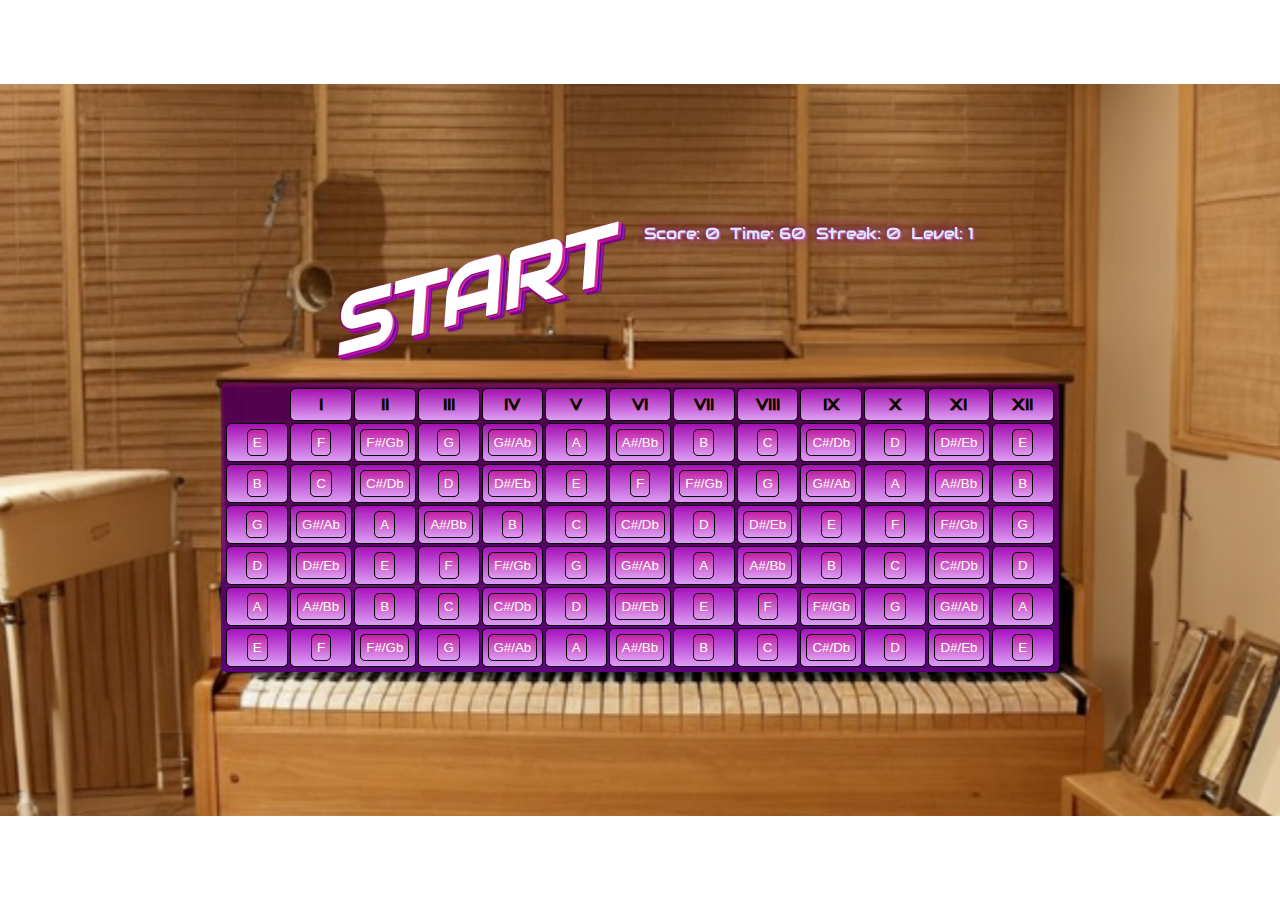
<file: index.html>
<!DOCTYPE html>
<html lang="en">
<head>
    <meta charset="UTF-8">
    <meta name="viewport" content="width=device-width, initial-scale=1.0">
    <link rel="stylesheet" href="https://fonts.googleapis.com/css?family=Sofia">
    <link rel="stylesheet" href="https://fonts.googleapis.com/css?family=Audiowide">
    <link rel="stylesheet" href="https://fonts.googleapis.com/css2?family=Russo+One&display=swap">
    <title>Game</title>
    <link rel="stylesheet" href="style.css">
</head>
<body>
    <div class="col-12 col-sm-12 col-md-12 col-lg-3">   
        <div class="game-page">
            <div class="controls">
                <button id="start-button"><h3>START</h3></button>
                <div id="score">Score: 0</div>
                <div id="timer">Time: 60</div>
                <div id="streak">Streak: 0</div>
                <div id="level">Level: 1</div>                
            </div>
            <div class="fretboard">
                <!-- Empty top-left corner -->
                <div></div>
                <!-- Fret numbers -->
                <div class="fret roman">I</div>
                <div class="fret roman">II</div>
                <div class="fret roman">III</div>
                <div class="fret roman">IV</div>
                <div class="fret roman">V</div>
                <div class="fret roman">VI</div>
                <div class="fret roman">VII</div>
                <div class="fret roman">VIII</div>
                <div class="fret roman">IX</div>
                <div class="fret roman">X</div>
                <div class="fret roman">XI</div>
                <div class="fret roman">XII</div>
                
                <!-- 1st string (high E) -->
                <div class="fret"><button data-note="E6" data-string="1" data-fret="0">E</button></div>
                <div class="fret"><button data-note="F6" data-string="1" data-fret="1">F</button></div>
                <div class="fret"><button data-note="F#6" data-string="1" data-fret="2">F#/Gb</button></div>
                <div class="fret"><button data-note="G6" data-string="1" data-fret="3">G</button></div>
                <div class="fret"><button data-note="G#6" data-string="1" data-fret="4">G#/Ab</button></div>
                <div class="fret"><button data-note="A6" data-string="1" data-fret="5">A</button></div>
                <div class="fret"><button data-note="A#6" data-string="1" data-fret="6">A#/Bb</button></div>
                <div class="fret"><button data-note="B6" data-string="1" data-fret="7">B</button></div>
                <div class="fret"><button data-note="C7" data-string="1" data-fret="8">C</button></div>
                <div class="fret"><button data-note="C#7" data-string="1" data-fret="9">C#/Db</button></div>
                <div class="fret"><button data-note="D7" data-string="1" data-fret="10">D</button></div>
                <div class="fret"><button data-note="D#7" data-string="1" data-fret="11">D#/Eb</button></div>
                <div class="fret"><button data-note="E7" data-string="1" data-fret="12">E</button></div>

                <!-- 2nd string (B) -->
                <div class="fret"><button data-note="B5" data-string="2" data-fret="0">B</button></div>
                <div class="fret"><button data-note="C6" data-string="2" data-fret="1">C</button></div>
                <div class="fret"><button data-note="C#6" data-string="2" data-fret="2">C#/Db</button></div>
                <div class="fret"><button data-note="D6" data-string="2" data-fret="3">D</button></div>
                <div class="fret"><button data-note="D#6" data-string="2" data-fret="4">D#/Eb</button></div>
                <div class="fret"><button data-note="E6" data-string="2" data-fret="5">E</button></div>
                <div class="fret"><button data-note="F6" data-string="2" data-fret="6">F</button></div>
                <div class="fret"><button data-note="F6" data-string="2" data-fret="7">F#/Gb</button></div>
                <div class="fret"><button data-note="G6" data-string="2" data-fret="8">G</button></div>
                <div class="fret"><button data-note="G#6" data-string="2" data-fret="9">G#/Ab</button></div>
                <div class="fret"><button data-note="A6" data-string="2" data-fret="10">A</button></div>
                <div class="fret"><button data-note="A#6" data-string="2" data-fret="11">A#/Bb</button></div>
                <div class="fret"><button data-note="B6" data-string="2" data-fret="12">B</button></div>

                <!-- 3rd string (G) -->
                <div class="fret"><button data-note="G5" data-string="3" data-fret="0">G</button></div>
                <div class="fret"><button data-note="G#5" data-string="3" data-fret="1">G#/Ab</button></div>
                <div class="fret"><button data-note="A5" data-string="3" data-fret="2">A</button></div>
                <div class="fret"><button data-note="A#5" data-string="3" data-fret="3">A#/Bb</button></div>
                <div class="fret"><button data-note="B5" data-string="3" data-fret="4">B</button></div>
                <div class="fret"><button data-note="C6" data-string="3" data-fret="5">C</button></div>
                <div class="fret"><button data-note="C#6" data-string="3" data-fret="6">C#/Db</button></div>
                <div class="fret"><button data-note="D6" data-string="3" data-fret="7">D</button></div>
                <div class="fret"><button data-note="D#6" data-string="3" data-fret="8">D#/Eb</button></div>
                <div class="fret"><button data-note="E6" data-string="3" data-fret="9">E</button></div>
                <div class="fret"><button data-note="F6" data-string="3" data-fret="10">F</button></div>
                <div class="fret"><button data-note="F#6" data-string="3" data-fret="11">F#/Gb</button></div>
                <div class="fret"><button data-note="G6" data-string="3" data-fret="12">G</button></div>

                <!-- 4th string (D) -->
                <div class="fret"><button data-note="D5" data-string="4" data-fret="0">D</button></div>
                <div class="fret"><button data-note="D#5" data-string="4" data-fret="1">D#/Eb</button></div>
                <div class="fret"><button data-note="E5" data-string="4" data-fret="2">E</button></div>
                <div class="fret"><button data-note="F5" data-string="4" data-fret="3">F</button></div>
                <div class="fret"><button data-note="F#5" data-string="4" data-fret="4">F#/Gb</button></div>
                <div class="fret"><button data-note="G5" data-string="4" data-fret="5">G</button></div>
                <div class="fret"><button data-note="G#5" data-string="4" data-fret="6">G#/Ab</button></div>
                <div class="fret"><button data-note="A5" data-string="4" data-fret="7">A</button></div>
                <div class="fret"><button data-note="A#5" data-string="4" data-fret="8">A#/Bb</button></div>
                <div class="fret"><button data-note="B5" data-string="4" data-fret="9">B</button></div>
                <div class="fret"><button data-note="C6" data-string="4" data-fret="10">C</button></div>
                <div class="fret"><button data-note="C#6" data-string="4" data-fret="11">C#/Db</button></div>
                <div class="fret"><button data-note="D6" data-string="4" data-fret="12">D</button></div>

                <!-- 5th string (A) -->
                <div class="fret"><button data-note="A4" data-string="5" data-fret="0">A</button></div>
                <div class="fret"><button data-note="A#4" data-string="5" data-fret="1">A#/Bb</button></div>
                <div class="fret"><button data-note="B4" data-string="5" data-fret="2">B</button></div>
                <div class="fret"><button data-note="C5" data-string="5" data-fret="3">C</button></div>
                <div class="fret"><button data-note="C#5" data-string="5" data-fret="4">C#/Db</button></div>
                <div class="fret"><button data-note="D5" data-string="5" data-fret="5">D</button></div>
                <div class="fret"><button data-note="D#5" data-string="5" data-fret="6">D#/Eb</button></div>
                <div class="fret"><button data-note="E5" data-string="5" data-fret="7">E</button></div>
                <div class="fret"><button data-note="F5" data-string="5" data-fret="8">F</button></div>
                <div class="fret"><button data-note="F#5" data-string="5" data-fret="9">F#/Gb</button></div>
                <div class="fret"><button data-note="G5" data-string="5" data-fret="10">G</button></div>
                <div class="fret"><button data-note="G#5" data-string="5" data-fret="11">G#/Ab</button></div>
                <div class="fret"><button data-note="A5" data-string="5" data-fret="12">A</button></div>

                <!-- 6th string (low E) -->
                <div class="fret"><button data-note="E4" data-string="6" data-fret="0">E</button></div>
                <div class="fret"><button data-note="F4" data-string="6" data-fret="1">F</button></div>
                <div class="fret"><button data-note="F#4" data-string="6" data-fret="2">F#/Gb</button></div>
                <div class="fret"><button data-note="G4" data-string="6" data-fret="3">G</button></div>
                <div class="fret"><button data-note="G#4" data-string="6" data-fret="4">G#/Ab</button></div>
                <div class="fret"><button data-note="A4" data-string="6" data-fret="5">A</button></div>
                <div class="fret"><button data-note="A#4" data-string="6" data-fret="6">A#/Bb</button></div>
                <div class="fret"><button data-note="B4" data-string="6" data-fret="7">B</button></div>
                <div class="fret"><button data-note="C5" data-string="6" data-fret="8">C</button></div>
                <div class="fret"><button data-note="C#5" data-string="6" data-fret="9">C#/Db</button></div>
                <div class="fret"><button data-note="D5" data-string="6" data-fret="10">D</button></div>
                <div class="fret"><button data-note="D#5" data-string="6" data-fret="11">D#/Eb</button></div>
                <div class="fret"><button data-note="E5" data-string="6" data-fret="12">E</button></div>
            </div>
        </div>
        <script type="module" src="./main.js"></script>
    </body>
    </html>
</file>
<file: style.css>
/* General Reset */
* {
    margin: 0;
    padding: 0;
    box-sizing: border-box;
}

body, html {
    width: auto;
    height: auto;
    overflow: auto;
    flex-direction: column, line;
    background-size: cover;
    text-wrap: pretty;
}

/* Fullscreen containers */
#game-container, .opening-page, .game-page {
    width: 100%;
    height: 100vh; /* Full viewport height */
    display: flex;
    justify-content: center;
    align-items: center;
    position: relative;
    background-size: cover;
    background-position: center;
    background-repeat: no-repeat;
}

.opening-page {
    text-align: center;
    background: url('images/background2.png') no-repeat center center fixed;
}

.rules-page {

    display: flex;
    justify-content: center;
    align-items: center;
    position: auto;
    background-size: cover;
    background-position: center;
    background-repeat: no-repeat;
    background: url('images/rulesBackground.png') no-repeat center center fixed;
}
.game-page {
    background: url('IMG_2946.png') no-repeat center center fixed;
}

.opening-page {
    align-items: center;
    display: flex;
    flex-direction: column;
    align-items: center;
    justify-content: center;
    }
.opening-page h1 {
    font-family: "Audiowide", sans-serif;
    font-size: 3.5em;
    text-shadow: 1px 1px 2px rgb(228, 131, 227), 0 0 1em rgb(145, 4, 148), 0 0 0.2em rgb(84, 4, 82);
    }
.opening-page h2 {
        font-family: "Audiowide", sans-serif;
        margin-top: 1em;
        font-size: 3.5em;
        text-shadow: 1px 1px 2px rgb(228, 131, 227), 0 0 1em rgb(145, 4, 148), 0 0 0.2em rgb(84, 4, 82);
        .know {
            font-family: "Audiowide", sans-serif;
            font-size: 1em;
            text-shadow: 1px 1px 2px rgb(228, 131, 227), 0 0 1em rgb(145, 4, 148), 0 0 0.2em rgb(84, 4, 82);
            margin-bottom: 5px;
            padding: 5px 5px;
            border:rgb(228, 131, 227);
            border-radius: 5px;
            transform: rotate(-21grad);
            cursor: cell;
            background: -webkit-linear-gradient(#8d01838f, #5b027b);
            -webkit-background-clip: text;
            -moz-transform: rotate(340deg) translate(-10px, 0px) skew(-24deg, 5deg);
            -webkit-transform: rotate(340deg) translate(-10px, 0px) skew(-24deg, 5deg);
            -o-transform: rotate(340deg) translate(-10px, 0px) skew(-24deg, 5deg);
            -ms-transform: rotate(340deg) translate(-10px, 0px) skew(-24deg, 5deg);
            transform: rotate(340deg) translate(-10px, 0px) skew(-24deg, 5deg);
            h3:hover {
                color: black;
            }
        }
    }
    .opening-page button {
        font-family: "Audiowide", sans-serif;
        font-size: 4em;
        text-shadow: 1px 1px 2px rgb(228, 131, 227), 0 0 1em rgb(145, 4, 148), 0 0 0.2em rgb(84, 4, 82);
        padding: 10px 20px;
        border:rgb(228, 131, 227);
        border-radius: 5px;
        transform: rotate(-21grad);
        cursor: pointer;
        background: -webkit-linear-gradient(#8d01838f, #5b027b);
        -webkit-background-clip: text;
        text-shadow: 1px 0px 1px #da5eb0, 0px 1px 1px #751154, 2px 1px 1px #c4104c, 1px 2px 1px #990ac9, 3px 2px 1px #e43def, 2px 3px 1px #e40b86, 4px 3px 1px #560359, 3px 4px 1px #8d0aa8, 5px 4px 1px #6513c3, 4px 5px 1px #5b0761, 6px 5px 1px #c70fc7, 5px 6px 1px #8b2093, 7px 6px 1px #690d69;
        -moz-transform: rotate(340deg) translate(4px, 100px) skew(-24deg, 5deg);
        -webkit-transform: rotate(340deg) translate(4px, 100px) skew(-24deg, 5deg);
        -o-transform: rotate(340deg) translate(4px, 100px) skew(-24deg, 5deg);
        -ms-transform: rotate(340deg) translate(4px, 100px) skew(-24deg, 5deg);
        transform: rotate(340deg) translate(4px, 100px) skew(-24deg, 5deg);
        h3:hover {
            color: black;
    }
    
}

.rules-page {
    font-family: "Audiowide", sans-serif;
    font-size: 3em;
    align-items: center;
    flex-direction: column;
    align-items: center;
    justify-content: center;
    font-family: "Audiowide", sans-serif;
    text-align: center;
    color: rgb(17, 1, 14);
    text-shadow: 20px 10px 30px rgb(228, 131, 227), 0 0 1em rgb(145, 4, 148), 2px 2px 2em rgb(228, 148, 226);
    }
.rules-page li, p {
    font-family: Impact, 'Arial Narrow Bold', sans-serif
}
.game-page {
    font-family: "Audiowide", sans-serif;
    font-size: 1em;
    color: rgb(224, 234, 245);
    text-shadow: 1px 1px 2px rgb(228, 131, 227), 0 0 1em rgb(145, 4, 148), 0 0 0.2em rgb(84, 4, 82);            
    align-items: center;
    display: flex;
    flex-direction: column;
    align-items: center;
    justify-content: center;
    text-align: center;
}
.backGmBtn, .backRlBn {
    font-family: "Audiowide", sans-serif;
    font-size: 2em;
    text-shadow: 1px 1px 2px rgb(228, 131, 227), 0 0 1em rgb(145, 4, 148), 0 0 0.2em rgb(84, 4, 82);
    padding: 5px 10px;
    border:rgb(228, 131, 227);
    border-radius: 1px;
    transform: rotate(-21grad);
    cursor: pointer;
    background: -webkit-linear-gradient(#8d01838f, #5b027b);
    -webkit-background-clip: text;
    text-shadow: 1px 0px 1px #da5eb0, 0px 1px 1px #751154, 2px 1px 1px #c4104c, 1px 2px 1px #990ac9, 3px 2px 1px #e43def, 2px 3px 1px #e40b86, 4px 3px 1px #560359, 3px 4px 1px #8d0aa8, 5px 4px 1px #6513c3, 4px 5px 1px #5b0761, 6px 5px 1px #c70fc7, 5px 6px 1px #8b2093, 7px 6px 1px #690d69;
    -moz-transform: rotate(340deg) translate(-10px, -10px) skew(-24deg, 5deg);
    -webkit-transform: rotate(340deg) translate(-10px, -10px) skew(-24deg, 5deg);
    -o-transform: rotate(340deg) translate(-10px, -10px) skew(-24deg, 5deg);
    -ms-transform: rotate(340deg) translate(-10px, -10px) skew(-24deg, 5deg);
    transform: rotate(340deg) translate(-10px, -10px) skew(-24deg, 5deg);
    h3:hover {
        color: black;
    }
}

.controls {
    display: flex;
    gap: 10px;
    margin-bottom: 20px;
}

.controls button {
    font-family: "Audiowide", sans-serif;
    font-size: 4em;
    text-shadow: 1px 1px 2px rgb(228, 131, 227), 0 0 1em rgb(145, 4, 148), 0 0 0.2em rgb(84, 4, 82);
    margin-bottom: 20px;
    padding: 10px 20px;
    border:rgb(228, 131, 227);
    border-radius: 5px;
    transform: rotate(-21grad);
    cursor: pointer;
    background: -webkit-linear-gradient(#8d01838f, #5b027b);
    -webkit-background-clip: text;
    text-shadow: 1px 0px 1px #da5eb0, 0px 1px 1px #751154, 2px 1px 1px #c4104c, 1px 2px 1px #990ac9, 3px 2px 1px #e43def, 2px 3px 1px #e40b86, 4px 3px 1px #560359, 3px 4px 1px #8d0aa8, 5px 4px 1px #6513c3, 4px 5px 1px #5b0761, 6px 5px 1px #c70fc7, 5px 6px 1px #8b2093, 7px 6px 1px #690d69;
    -moz-transform: rotate(340deg) translate(4px, 60px) skew(-24deg, 5deg);
    -webkit-transform: rotate(340deg) translate(4px, 60px) skew(-24deg, 5deg);
    -o-transform: rotate(340deg) translate(4px, 60px) skew(-24deg, 5deg);
    -ms-transform: rotate(340deg) translate(4px, 60px) skew(-24deg, 5deg);
    transform: rotate(340deg) translate(4px, 60px) skew(-24deg, 5deg);
    h3:hover {
        color: #0d010e;
    }
}
#start-button {
    font-family: "Audiowide", sans-serif;
    font-size: 4em;
    text-shadow: 1px 1px 2px rgb(228, 131, 227), 0 0 1em rgb(145, 4, 148), 0 0 0.2em rgb(84, 4, 82);
    margin-bottom: 20px;
    padding: 10px 20px;
    border:rgb(228, 131, 227);
    border-radius: 5px;
    transform: rotate(-21grad);
    cursor: pointer;
    background: -webkit-linear-gradient(#8d01838f, #5b027b);
    -webkit-background-clip: text;
    text-shadow: 1px 0px 1px #da5eb0, 0px 1px 1px #751154, 2px 1px 1px #c4104c, 1px 2px 1px #990ac9, 3px 2px 1px #e43def, 2px 3px 1px #e40b86, 4px 3px 1px #560359, 3px 4px 1px #8d0aa8, 5px 4px 1px #6513c3, 4px 5px 1px #5b0761, 6px 5px 1px #c70fc7, 5px 6px 1px #8b2093, 7px 6px 1px #690d69;
    -moz-transform: rotate(340deg) translate(4px, 10px) skew(-24deg, 5deg);
    -webkit-transform: rotate(340deg) translate(4px, 10px) skew(-24deg, 5deg);
    -o-transform: rotate(340deg) translate(4px, 10px) skew(-24deg, 5deg);
    -ms-transform: rotate(340deg) translate(4px, 10px) skew(-24deg, 5deg);
    transform: rotate(340deg) translate(4px, 10px) skew(-24deg, 5deg);
    h3:hover {
        color: #0d010e;
    }
}

.fretboard {
    display: grid;
    grid-template-columns: repeat(13, 1fr);
    gap: 2px;
    margin: 5px;
    /*color for the fretboard */
    background: -webkit-linear-gradient(#8d01838f, #5b027b);
    -webkit-background-clip: text, black;
    text-shadow: 1px 0px 1px #da5eb0;
    border-radius: 5px;
    padding: 5px;
}

.fret, .string, button {
    border: 1px solid #000;
    padding: 5px; /* Reduced padding to make it thinner */
    text-align: center;
    background-color: #D3D3D3; /* Light grey for the strings and frets */
    cursor: pointer;
    color: #000;
    border-radius: 5px;
    background: -webkit-linear-gradient(#d018e5a7, #dd9df4);
    -webkit-background-clip: text, black;
    text-shadow: 1px 0px 1px #da5eb0;
}
.score, .timer {
    font-family: "Audiowide", sans-serif;
    color: whitesmoke;
    font-size: 2em;
    text-shadow: 1px 1px 2px rgb(228, 131, 227), 0 0 1em rgb(145, 4, 148), 0 0 0.2em rgb(84, 4, 82);
    border:rgb(228, 131, 227);
    border-radius: 5px;
    transform: rotate(-21grad);
    cursor: pointer;
    -webkit-background-clip: text;
    text-shadow: 1px 0px 1px #da5eb0, 0px 1px 1px #751154, 2px 1px 1px #c4104c, 1px 2px 1px #990ac9, 3px 2px 1px #e43def, 2px 3px 1px #e40b86, 4px 3px 1px #560359, 3px 4px 1px #8d0aa8, 5px 4px 1px #6513c3, 4px 5px 1px #5b0761, 6px 5px 1px #c70fc7, 5px 6px 1px #8b2093, 7px 6px 1px #690d69;
    -moz-transform: rotate(340deg) translate(4px, 60px) skew(-24deg, 5deg);
    -webkit-transform: rotate(340deg) translate(4px, 60px) skew(-24deg, 5deg);
    -o-transform: rotate(340deg) translate(4px, 60px) skew(-24deg, 5deg);
    -ms-transform: rotate(340deg) translate(4px, 60px) skew(-24deg, 5deg);
    transform: rotate(340deg) translate(4px, 60px) skew(-24deg, 5deg);

}
button {
    background-color: #A52A2A; /* Brownish color for the frets */
    color: #fff;
}

button.correct {
    border: 1px solid #00ff26;
    padding: 5px; /* Reduced padding to make it thinner */
    text-align: center;
    background-color: #D3D3D3; /* Light grey for the strings and frets */
    cursor: pointer;
    color: #000;
    border-radius: 5px;
    background: -webkit-linear-gradient(#0de71fa7, #26e2b6);
    -webkit-background-clip: text, black;
    text-shadow: 1px 0px 1px #f405a4;}

button.wrong {
    border: 1px solid #000;
    padding: 5px; /* Reduced padding to make it thinner */
    text-align: center;
    background-color: #000000; /* Light grey for the strings and frets */
    cursor: pointer;
    color: #000;
    border-radius: 5px;
    background: -webkit-linear-gradient(#ff0400, #e43b3b);
    -webkit-background-clip: text, black;
    text-shadow: 1px 0px 1px #ed0606;}

.roman {
    font-weight: bold;
    color: #080202; /* White for the fret numbers */
}
</file>
